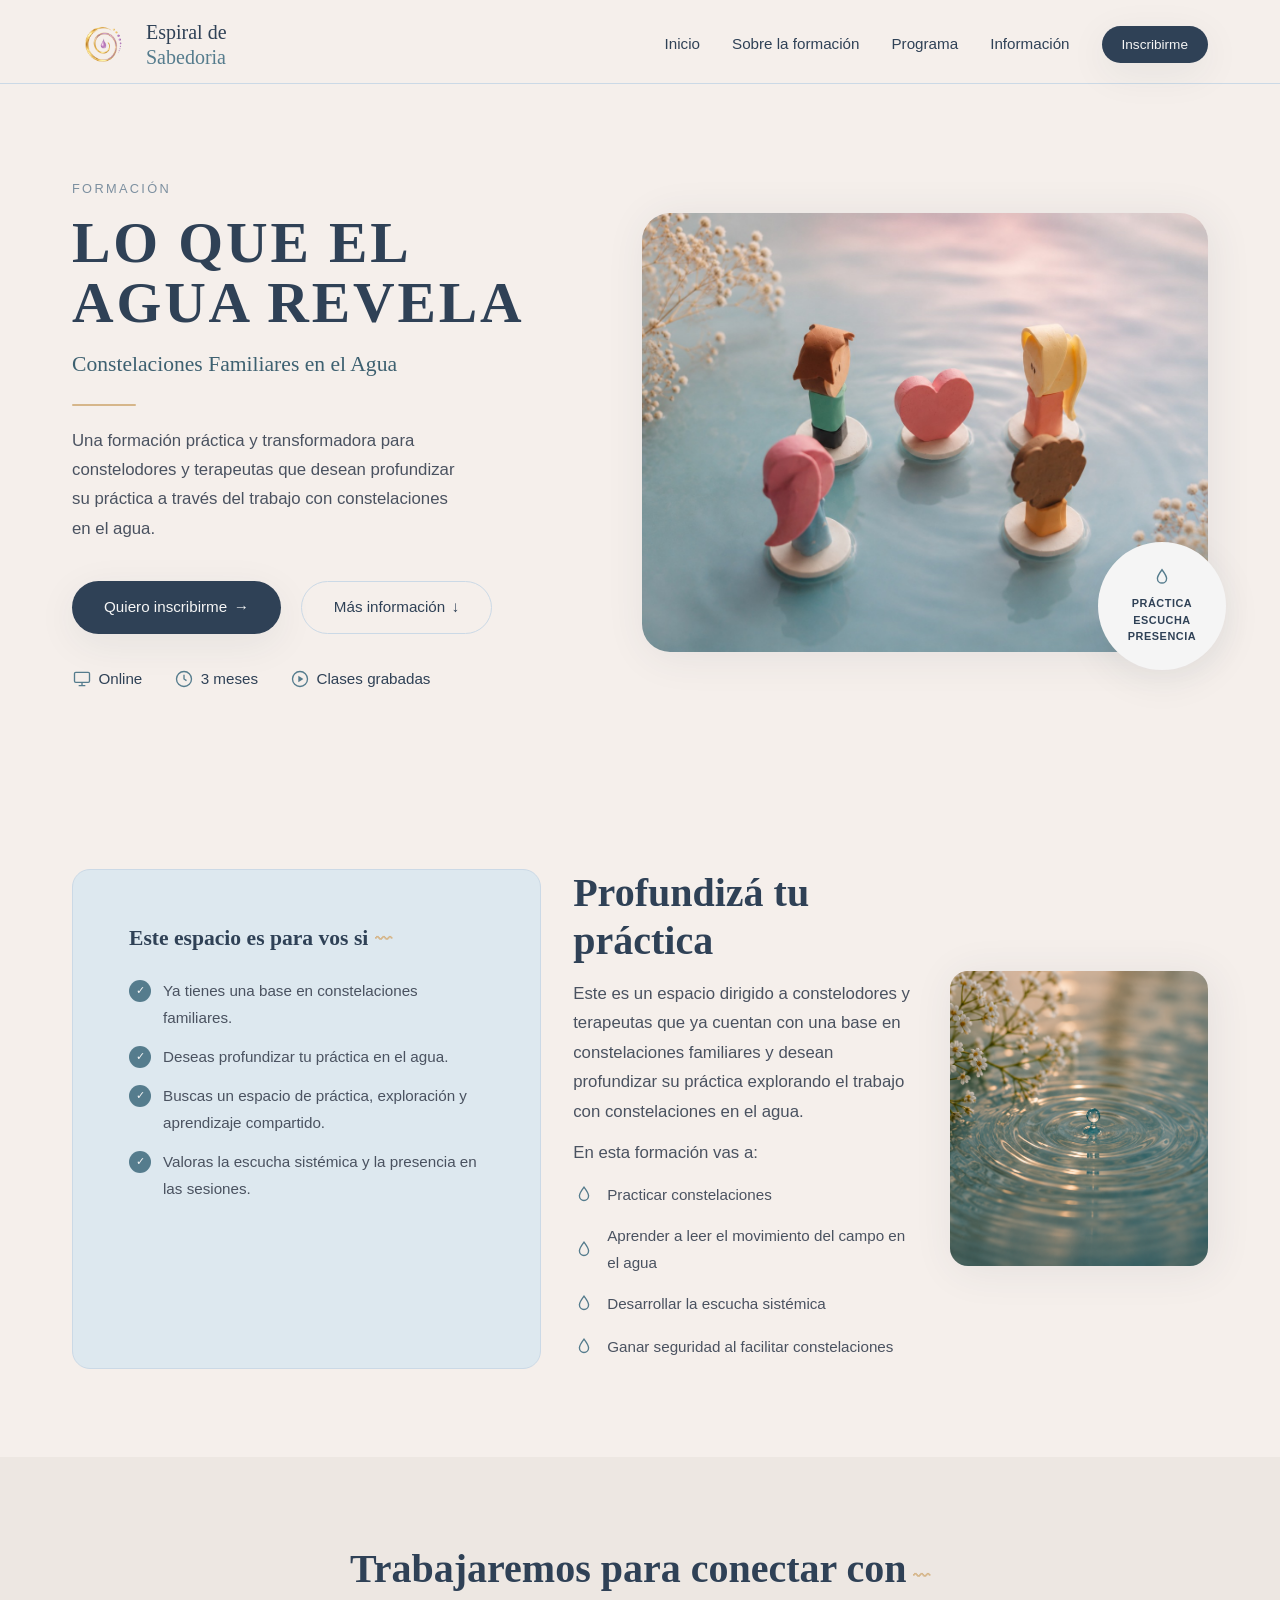
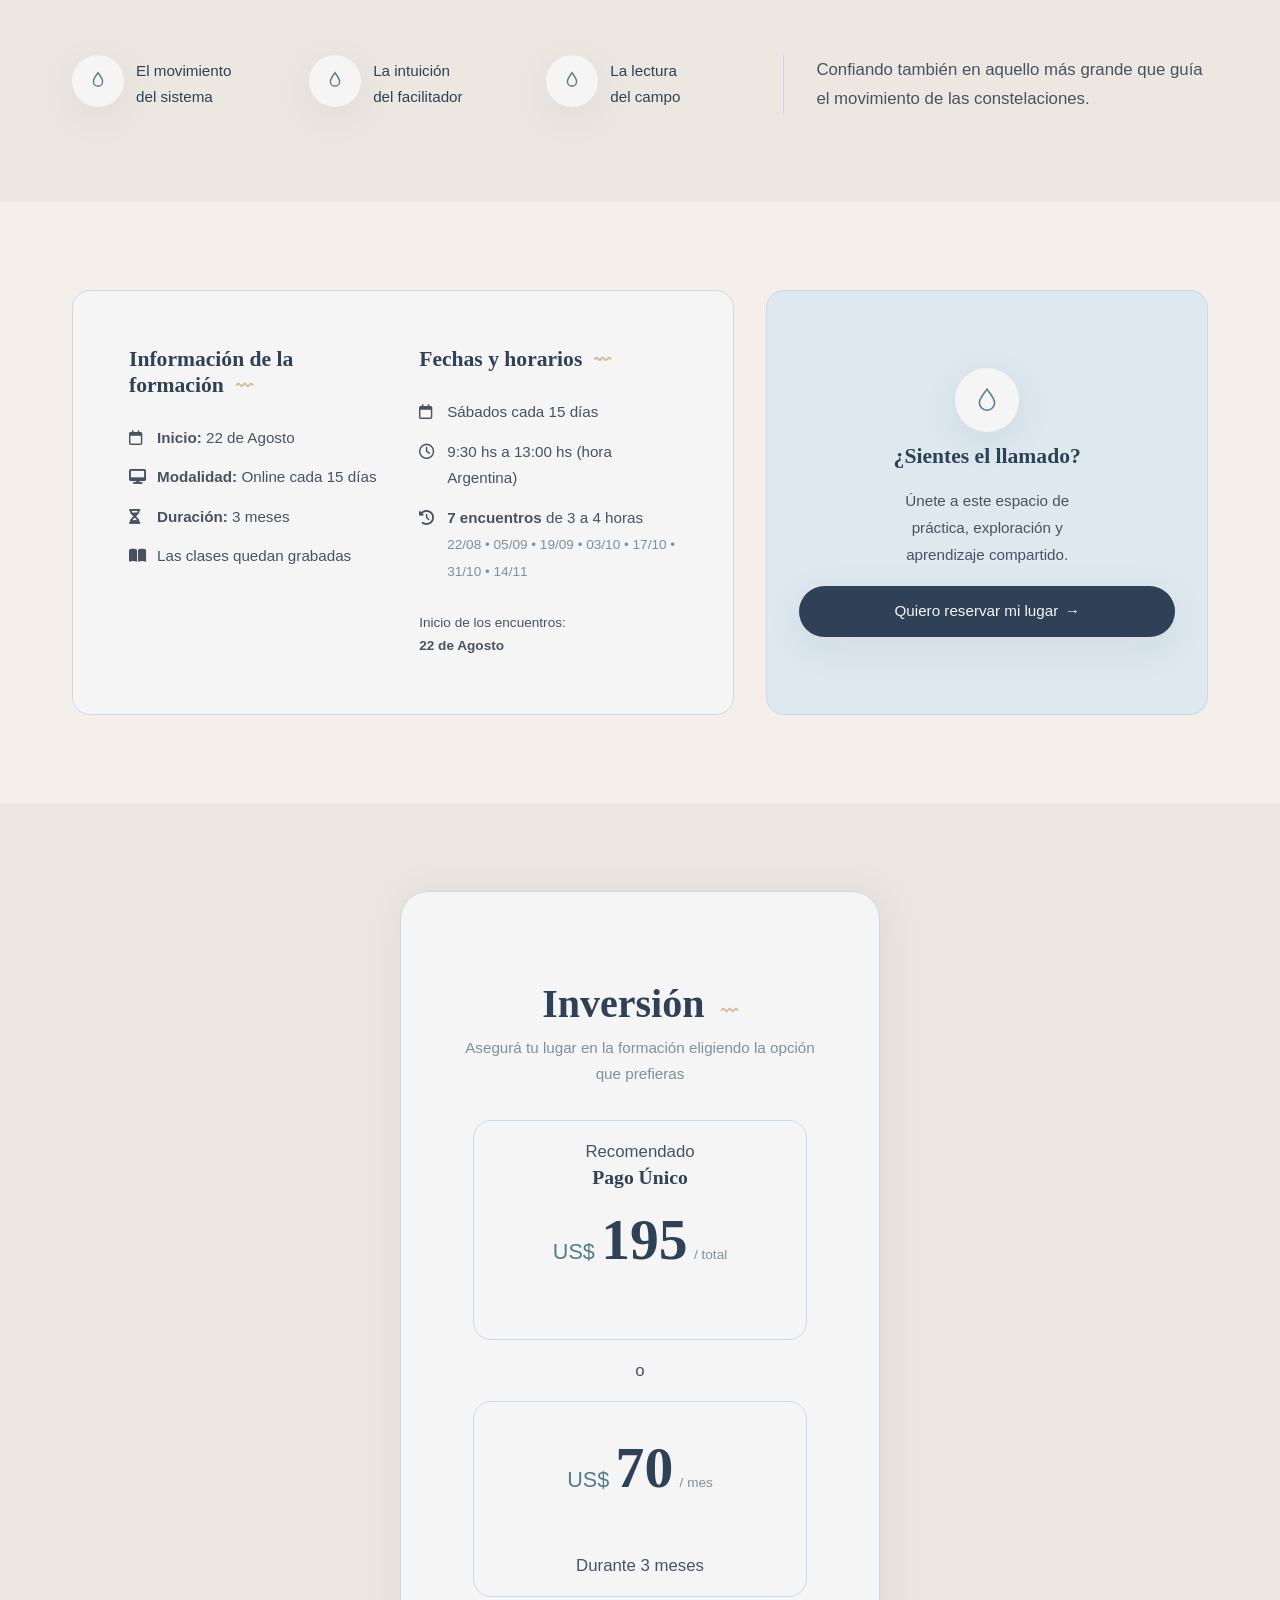
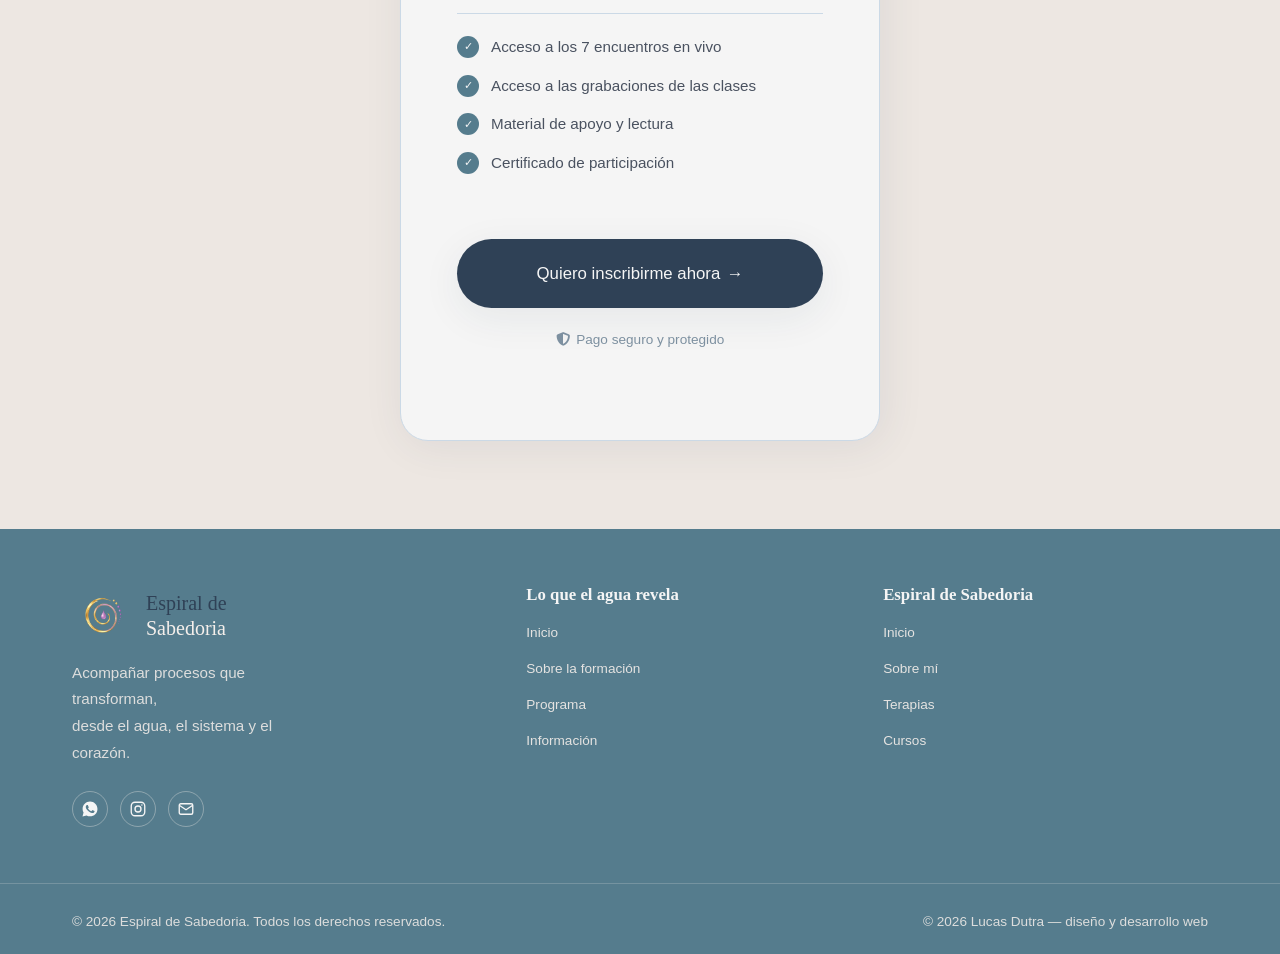
<file: index (1).html>
<!DOCTYPE html>
<html lang="es">
<head>
  <meta charset="UTF-8">
  <meta name="viewport" content="width=device-width, initial-scale=1.0">
  <title>Lo que el agua revela | Espiral de Sabedoria</title>
  <meta name="description" content="Constelaciones Familiares en el Agua — una formación práctica y transformadora para consteladores y terapeutas.">
  <link rel="preconnect" href="https://fonts.googleapis.com">
  <link rel="preconnect" href="https://fonts.gstatic.com" crossorigin>
  <link href="https://fonts.googleapis.com/css2?family=Cormorant+Garamond:wght@500;600;700&family=Jost:wght@300;400;500;600&display=swap" rel="stylesheet">
  <link rel="stylesheet" href="style.css">
  <link
  rel="stylesheet"
  href="https://cdnjs.cloudflare.com/ajax/libs/font-awesome/6.7.2/css/all.min.css"
/>
</head>
<body>

  <!-- ===================== HEADER ===================== -->
  <header class="header" id="header">
    <div class="container header__inner">
      <a href="#inicio" class="marca">
        <img src="images/logo-spiral.png" alt="" class="marca__icone" width="62" height="52">
        <span class="marca__texto">Espiral de <em>Sabedoria</em></span>
      </a>

      <nav class="nav" id="nav">
        <a href="#inicio">Inicio</a>
        <a href="#sobre">Sobre la formación</a>
        <a href="#programa">Programa</a>
        <a href="#informacion">Información</a>
      </nav>

      <a href="#inversion" class="btn btn--primary btn--sm nav__cta">Inscribirme</a>

      <button class="nav-toggle" id="navToggle" aria-label="Abrir menú" aria-expanded="false">
        <span></span><span></span><span></span>
      </button>
    </div>
  </header>

  <!-- ===================== HERO ===================== -->
  <section class="hero" id="inicio">
    <div class="container hero__grid">
      <div class="hero__content" data-reveal>
        <p class="eyebrow">Formación</p>
        <h1 class="hero__title">Lo que el<br>agua revela</h1>
        <p class="hero__subtitle">Constelaciones Familiares en el Agua</p>
        <span class="divider" aria-hidden="true"></span>

        <p class="hero__text">
          Una formación práctica y transformadora para constelodores y terapeutas
          que desean profundizar su práctica a través del trabajo con constelaciones
          en el agua.
        </p>

        <div class="hero__actions">
          <a href="#inversion" class="btn btn--primary">Quiero inscribirme <span class="arrow">→</span></a>
          <a href="#informacion" class="btn btn--ghost">Más información <span class="arrow-down">↓</span></a>
        </div>

        <ul class="hero__meta">
          <li>
            <svg width="20" height="20" viewBox="0 0 24 24" fill="none" stroke="currentColor" stroke-width="1.6"><rect x="3" y="4" width="18" height="12" rx="1.5"/><path d="M8 20h8M12 16v4"/></svg>
            Online
          </li>
          <li>
            <svg width="20" height="20" viewBox="0 0 24 24" fill="none" stroke="currentColor" stroke-width="1.6"><circle cx="12" cy="12" r="9"/><path d="M12 7v5l3 2"/></svg>
            3 meses
          </li>
          <li>
            <svg width="20" height="20" viewBox="0 0 24 24" fill="none" stroke="currentColor" stroke-width="1.6"><circle cx="12" cy="12" r="9"/><path d="M10 8l6 4-6 4V8z" fill="currentColor" stroke="none"/></svg>
            Clases grabadas
          </li>
        </ul>
      </div>

      <div class="hero__media" data-reveal>
        <div class="hero__image-wrap">
          <img src="images/Image Curso Anne.jpeg"
              alt="Cuenco de cerámica con agua y figuras de madera flotando, representando una constelación familiar en el agua"
              class="hero__image">
          <div class="hero__badge">
            <svg width="22" height="22" viewBox="0 0 24 24" fill="none" stroke="var(--color-accent)" stroke-width="1.5"><path d="M12 3c3 4 5 6.8 5 9.5A5 5 0 1 1 7 12.5C7 9.8 9 7 12 3z"/></svg>
            <span>Práctica<br>Escucha<br>Presencia</span>
          </div>
        </div>
      </div>
    </div>
  </section>

  <!-- ===================== PARA QUIÉN / PROFUNDIZÁ ===================== -->
  <section class="section" id="para-quien">
    <div class="container two-col">
      <div class="card card--muted" data-reveal>
        <h2 class="card__title">Este espacio es para vos si<span class="squiggle">〰</span></h2>
        <ul class="check-list">
          <li><span class="check-icon">✓</span>Ya tienes una base en constelaciones familiares.</li>
          <li><span class="check-icon">✓</span>Deseas profundizar tu práctica en el agua.</li>
          <li><span class="check-icon">✓</span>Buscas un espacio de práctica, exploración y aprendizaje compartido.</li>
          <li><span class="check-icon">✓</span>Valoras la escucha sistémica y la presencia en las sesiones.</li>
        </ul>
      </div>

      <div class="profundiza" id="sobre" data-reveal>
        <div class="profundiza__text">
          <h2 class="section-title" id="who-section-title">Profundizá tu práctica</h2>
          <p>
            Este es un espacio dirigido a constelodores y terapeutas que ya cuentan
            con una base en constelaciones familiares y desean profundizar su práctica
            explorando el trabajo con constelaciones en el agua.
          </p>
          <p class="profundiza__lead">En esta formación vas a:</p>
          <ul class="drop-list">
            <li><span class="drop-icon"> <svg class="dropletIcon" width="22" height="22" viewBox="0 0 24 24" fill="none" stroke="var(--color-accent)" stroke-width="1.5"><path d="M12 3c3 4 5 6.8 5 9.5A5 5 0 1 1 7 12.5C7 9.8 9 7 12 3z"/></svg></span>Practicar constelaciones</li>
            <li><span class="drop-icon"> <svg class="dropletIcon" width="22" height="22" viewBox="0 0 24 24" fill="none" stroke="var(--color-accent)" stroke-width="1.5"><path d="M12 3c3 4 5 6.8 5 9.5A5 5 0 1 1 7 12.5C7 9.8 9 7 12 3z"/></svg></span>Aprender a leer el movimiento del campo en el agua</li>
            <li><span class="drop-icon"> <svg class="dropletIcon" width="22" height="22" viewBox="0 0 24 24" fill="none" stroke="var(--color-accent)" stroke-width="1.5"><path d="M12 3c3 4 5 6.8 5 9.5A5 5 0 1 1 7 12.5C7 9.8 9 7 12 3z"/></svg></span>Desarrollar la escucha sistémica</li>
            <li><span class="drop-icon"> <svg class="dropletIcon" width="22" height="22" viewBox="0 0 24 24" fill="none" stroke="var(--color-accent)" stroke-width="1.5"><path d="M12 3c3 4 5 6.8 5 9.5A5 5 0 1 1 7 12.5C7 9.8 9 7 12 3z"/></svg></span>Ganar seguridad al facilitar constelaciones</li>
          </ul>
        </div>
        <div class="profundiza__media">
          <img src="images/Segunda imagem curso Anne.png"
               alt="Gota de agua cayendo sobre una superficie tranquila, rodeada de pequeñas flores blancas">
        </div>
      </div>
    </div>
  </section>

  <!-- ===================== CONECTAR CON ===================== -->
  <section class="section section--alt" id="programa">
    <div class="container">
      <div class="connect" data-reveal>
        <h2 class="section-title section-title--center">Trabajaremos para conectar con<span class="squiggle">〰</span></h2>

        <div class="connect__grid">
          <div class="connect__items">
            <div class="connect__item">
              <span class="icon-circle">
                <svg width="22" height="22" viewBox="0 0 24 24" fill="none" stroke="var(--color-accent)" stroke-width="1.5"><path d="M12 3c3 4 5 6.8 5 9.5A5 5 0 1 1 7 12.5C7 9.8 9 7 12 3z"/></svg>
              </span>
              <p>El movimiento<br>del sistema</p>
            </div>
            <div class="connect__item">
              <span class="icon-circle">
                <svg width="22" height="22" viewBox="0 0 24 24" fill="none" stroke="var(--color-accent)" stroke-width="1.5"><path d="M12 3c3 4 5 6.8 5 9.5A5 5 0 1 1 7 12.5C7 9.8 9 7 12 3z"/></svg>
              </span>
              <p>La intuición<br>del facilitador</p>
            </div>
            <div class="connect__item">
              <span class="icon-circle">
                <svg width="22" height="22" viewBox="0 0 24 24" fill="none" stroke="var(--color-accent)" stroke-width="1.5"><path d="M12 3c3 4 5 6.8 5 9.5A5 5 0 1 1 7 12.5C7 9.8 9 7 12 3z"/></svg>
              </span>
              <p>La lectura<br>del campo</p>
            </div>
          </div>

          <p class="connect__note">
            Confiando también en aquello más grande que guía el movimiento
            de las constelaciones.
          </p>
        </div>
      </div>
    </div>
  </section>

  <!-- ===================== INFORMACIÓN / FECHAS / CTA ===================== -->
  <section class="section" id="informacion">
    <div class="container info-grid">
     <div class="info-card" data-reveal>

      <div class="info-card__col">
        <h3 class="info-card__title">
          Información de la formación
          <span class="squiggle">〰</span>
        </h3>

        <ul class="info-list">
          <li>
            <span class="info-icon"><i class="fa-regular fa-calendar"></i></span>
            <div>
              <strong>Inicio:</strong> 22 de Agosto
            </div>
          </li>

          <li>
            <span class="info-icon"><i class="fa-solid fa-desktop"></i></span>
            <div>
              <strong>Modalidad:</strong> Online cada 15 días
            </div>
          </li>

          <li>
            <span class="info-icon"><i class="fa-solid fa-hourglass-half"></i></span>
            <div>
              <strong>Duración:</strong> 3 meses
            </div>
          </li>

          <li>
            <span class="info-icon"><i class="fa-solid fa-book-open"></i></span>
            <div>
              Las clases quedan grabadas
            </div>
          </li>
        </ul>
      </div>

      <div class="info-card__col">
        <h3 class="info-card__title">
          Fechas y horarios
          <span class="squiggle">〰</span>
        </h3>

        <ul class="info-list">
          <li>
            <span class="info-icon"><i class="fa-regular fa-calendar"></i></span>
            <div>Sábados cada 15 días</div>
          </li>

          <li>
            <span class="info-icon"><i class="fa-regular fa-clock"></i></span>
            <div>9:30 hs a 13:00 hs (hora Argentina)</div>
          </li>

          <li>
            <span class="info-icon"><i class="fa-solid fa-clock-rotate-left"></i></span>
            <div>
              <strong>7 encuentros</strong> de 3 a 4 horas
              <span class="info-list__dates">
                22/08 • 05/09 • 19/09 • 03/10 • 17/10 • 31/10 • 14/11
              </span>
            </div>
          </li>
        </ul>

        <p class="info-card__footnote">
          Inicio de los encuentros:<br>
          <strong>22 de Agosto</strong>
        </p>
      </div>

    </div>

      <div class="cta-card" id="contacto" data-reveal>
        <span class="icon-circle icon-circle--lg">
          <svg width="26" height="26" viewBox="0 0 24 24" fill="none" stroke="var(--color-accent)" stroke-width="1.4"><path d="M12 2c3.5 5 7 8.6 7 12.5A7 7 0 1 1 5 14.5C5 10.6 8.5 7 12 2z"/></svg>
        </span>
        <h3>¿Sientes el llamado?</h3>
        <p>Únete a este espacio de práctica, exploración y aprendizaje compartido.</p>
        <a class="btn btn--primary btn--block" href="#inversion" rel="noopener">
          Quiero reservar mi lugar <span class="arrow">→</span>
        </a>
      </div>
    </div>
  </section>

  <!-- ===================== INVERSIÓN / PAGAMENTO ===================== -->
  <section class="section section--alt" id="inversion">
    <div class="container">
      <div class="payment-card" data-reveal>
        <div class="payment-card__header">
          <h2 class="payment-card__title">Inversión <span class="squiggle">〰</span></h2>
          <p class="payment-card__subtitle">Asegurá tu lugar en la formación eligiendo la opción que prefieras</p>
        </div>

        <!-- Opções de Pagamento -->
        <div class="payment-options">
          <!-- Opção 1: Pago Único -->
          <div class="payment-option payment-option--featured">
            <div class="payment-option__badge">Recomendado</div>
            <h3 class="payment-option__title">Pago Único</h3>
            <div class="payment-card__price">
              <span class="currency">US$</span>
              <span class="amount">195</span>
              <span class="period">/ total</span>
            </div>
          </div>

          <div class="payment-divider">
            <span>o</span>
          </div>

          <!-- Opção 2: Mensal -->
          <div class="payment-option">
            <div class="payment-card__price">
              <span class="currency">US$</span>
              <span class="amount">70</span>
              <span class="period">/ mes</span>
            </div>
            <p class="payment-option__duration">Durante 3 meses</p>
          </div>
        </div>

        <ul class="check-list payment-card__list">
          <li><span class="check-icon">✓</span> Acceso a los 7 encuentros en vivo</li>
          <li><span class="check-icon">✓</span> Acceso a las grabaciones de las clases</li>
          <li><span class="check-icon">✓</span> Material de apoyo y lectura</li>
          <li><span class="check-icon">✓</span> Certificado de participación</li>
        </ul>

        <div class="payment-card__actions">
          <a class="btn btn--primary btn--block" href="https://wa.me/555196704735?text=Hola,%20quiero%20me%20inscribirme%20al%20curso%20Constelaciones%20Familiares%20en%20el%20Agua" target="_blank" rel="noopener">
            Quiero inscribirme ahora <span class="arrow">→</span>
          </a>
          <p class="payment-card__secure">
            <i class="fa-solid fa-shield-halved"></i> Pago seguro y protegido
          </p>
        </div>
      </div>
    </div>
  </section>

  <!-- ===================== FOOTER ===================== -->
  <footer class="footer" id="preguntas">
  <div class="container footer__grid">

    <div class="footer__brand">
      <a href="index.html" class="marca">
        <img src="images/logo-spiral.png" alt="" class="marca__icone" width="62" height="42">
        <span class="marca__texto__footer">Espiral de <em>Sabedoria</em></span>
      </a>
      <p class="footer__brand-tagline">Acompañar procesos que transforman,<br>desde el agua, el sistema y el corazón.</p>
      <div class="footer__social">
        <a href="https://wa.me/5491112345678" target="_blank" rel="noopener" aria-label="WhatsApp">
          <svg width="18" height="18" viewBox="0 0 24 24" fill="currentColor"><path d="M12.04 2C6.58 2 2.13 6.45 2.13 11.91c0 1.75.46 3.39 1.26 4.81L2 22l5.42-1.36a9.83 9.83 0 0 0 4.62 1.18h.01c5.46 0 9.91-4.45 9.91-9.91C21.96 6.45 17.5 2 12.04 2Zm5.8 14.1c-.24.68-1.4 1.3-1.93 1.35-.5.05-1.02.24-3.44-.72-2.9-1.15-4.77-4.1-4.92-4.29-.14-.19-1.17-1.56-1.17-2.97 0-1.42.74-2.11 1-2.4.26-.29.57-.36.76-.36.19 0 .38 0 .55.01.18.01.42-.07.65.5.24.58.82 2 .89 2.15.07.14.12.31.02.5-.1.19-.15.31-.29.48-.14.17-.3.37-.43.5-.14.14-.29.29-.12.57.17.29.75 1.24 1.62 2 1.11.99 2.05 1.3 2.34 1.44.29.14.46.12.63-.07.17-.19.72-.84.92-1.13.19-.29.38-.24.64-.14.26.1 1.66.78 1.94.93.29.14.48.21.55.33.07.12.07.68-.17 1.36Z"/></svg>
        </a>
        <a href="https://www.instagram.com/anne.jager.tholisticas" target="_blank" rel="noopener" aria-label="Instagram">
          <svg width="18" height="18" viewBox="0 0 24 24" fill="none" stroke="currentColor" stroke-width="1.8"><rect x="3" y="3" width="18" height="18" rx="5"/><circle cx="12" cy="12" r="4"/><circle cx="17.2" cy="6.8" r="1" fill="currentColor" stroke="none"/></svg>
        </a>
        <a href="mailto:anne.espiraldesabiduria@gmail.com" aria-label="Email">
          <svg width="18" height="18" viewBox="0 0 24 24" fill="none" stroke="currentColor" stroke-width="1.8"><rect x="3" y="5" width="18" height="14" rx="2"/><path d="M3 7l9 6 9-6"/></svg>
        </a>
      </div>
    </div>

    <nav class="footer__nav" aria-label="Navegación de esta formación">
      <h3 class="footer__nav-title">Lo que el agua revela</h3>
      <ul class="footer__nav-list">
        <li><a href="#inicio">Inicio</a></li>
        <li><a href="#sobre">Sobre la formación</a></li>
        <li><a href="#programa">Programa</a></li>
        <li><a href="#informacion">Información</a></li>
      </ul>
    </nav>

    <nav class="footer__nav" aria-label="Espiral de Sabedoria">
      <h3 class="footer__nav-title">Espiral de Sabedoria</h3>
      <ul class="footer__nav-list">
        <li><a href="https://espiral-de-sabedoria.vercel.app/#hero" target="_blank">Inicio</a></li>
        <li><a href="https://espiral-de-sabedoria.vercel.app/#sobre" target="_blank">Sobre mí</a></li>
        <li><a href="https://espiral-de-sabedoria.vercel.app/#terapias" target="_blank">Terapias</a></li>
        <li><a href="https://espiral-de-sabedoria.vercel.app/#cursos" target="_blank">Cursos</a></li>
      </ul>
    </nav>

  </div>

  <div class="footer__bottom">
    <div class="container footer__bottom-inner">
      <p>© 2026 Espiral de Sabedoria. Todos los derechos reservados.</p>
      <div class="footer__legal">
        <p>© 2026 Lucas Dutra — diseño y desarrollo web</p>
      </div>
    </div>
  </div>
</footer>

  <script src="script.js"></script>
</body>
</html>
</file>
<file: style.css>
/* ==========================================================================
   ESPIRAL DE SABEDORIA — Lo que el agua revela
   Estrutura: tokens > reset > layout > components > sections > responsive
   ========================================================================== */

/* ---------- Tokens ---------- */
:root {
  /* Cores de fundo */
  --color-bg: #F5EFEB;
  --color-bg-alt: #EDE7E2;
  --color-surface: #F5F5F5;

  /* Cores de marca */
  --color-primary: #2F4156;
  --color-accent: #557C8D;
  --color-light-accent: #CBD9E6;
  --color-accent-dark: #3D6070;
  --color-accent-soft: #DDE8EF;
  --color-gold: #D6B68A;

  /* Cores de texto */
  --color-text: #4A5260;
  --color-text-light: #F5F5F5;
  --color-text-muted: #7D90A0;

  /* Utilitárias */
  --color-border: #CBD9E6;
  --color-footer-bg: #557C8D;
  --color-footer-text: #F5EFEB;
  --color-btn-wpp: #25D366;
  --color-box-shadow: rgba(47, 65, 86, 0.08);
  --color-overlay: rgba(47, 65, 86, 0.45);

  /* Tipografia */
  --font-heading: "Playfair Display", "Georgia", serif;
  --font-body: "Inter", "Helvetica Neue", Arial, sans-serif;

  --fs-display: clamp(2.1rem, 1.4rem + 3vw, 3.6rem);
  --fs-h2: clamp(1.6rem, 1.2rem + 1.8vw, 2.5rem);
  --fs-h3: clamp(1.15rem, 1rem + 0.6vw, 1.35rem);
  --fs-eyebrow: 0.8rem;
  --fs-body: clamp(0.95rem, 0.9rem + 0.2vw, 1.05rem);
  --fs-small: 0.85rem;
  --fs-cards: 0.95rem;

  --font-spacing: 0.05em;
  --font-spacing-wide: 0.18em;

  --lh-heading: 1.2;
  --lh-body: 1.75;

  /* Espaçamentos */
  --space-2xs: 0.4rem;
  --space-xs: 0.75rem;
  --space-sm: 1.25rem;
  --space-md: 2rem;
  --space-lg: 3.5rem;
  --space-xl: 5.5rem;

  /* Bordas, raios e sombras */
  --radius-sm: 10px;
  --radius-md: 18px;
  --radius-lg: 28px;
  --radius-pill: 50px;
  --shadow-soft: 0 10px 40px rgba(28, 58, 74, 0.07);
  --shadow-card: 4px 4px 40px 2px var(--color-box-shadow);

  /* Layout */
  --container-max: 1200px;
  --header-height: 84px;

  /* Transições */
  --transition-base: all 0.3s ease;
  --transition-slow: all 0.45s ease;
}

/* ---------- Reset ---------- */
* { box-sizing: border-box; margin: 0; padding: 0; }

html { scroll-behavior: smooth; }

body {
  font-family: var(--font-body);
  font-size: var(--fs-body);
  background: var(--color-bg);
  color: var(--color-text);
  line-height: var(--lh-body);
  -webkit-font-smoothing: antialiased;
}

img { max-width: 100%; display: block; }
a { text-decoration: none; color: inherit; }
ul { list-style: none; }
button { font: inherit; cursor: pointer; border: none; background: none; }

.container {
  max-width: var(--container-max);
  margin-inline: auto;
  padding-inline: var(--space-md);
}

h1, h2, h3 {
  font-family: var(--font-heading);
  color: var(--color-primary);
  line-height: var(--lh-heading);
}

@media (prefers-reduced-motion: reduce) {
  html { scroll-behavior: auto; }
  * { animation-duration: 0.01ms !important; transition-duration: 0.01ms !important; }
}

/* ---------- Reveal on scroll ---------- */
[data-reveal] {
  opacity: 0;
  transform: translateY(18px);
  transition: opacity 700ms ease, transform 700ms ease;
}
[data-reveal].is-visible {
  opacity: 1;
  transform: translateY(0);
}

/* ==========================================================================
   HEADER
   ========================================================================== */
.header {
  position: sticky;
  top: 0;
  z-index: 100;
  background: var(--color-bg);
  border-bottom: 1px solid var(--color-border);
  min-height: var(--header-height);
  display: flex;
  align-items: center;
  transition: var(--transition-base);
}

.header__inner {
  display: flex;
  align-items: center;
  gap: var(--space-md);
  width: 100%;
  padding-block: var(--space-xs);
}

.marca {
    display: inline-flex;
    align-items: center;
    gap: 0.75rem;
}

.marca__icone {
    width: 62px;
    height: 42px;
    flex-shrink: 0;
}

.marca__texto {
    font-family: var(--font-heading);
    font-size: 1.25rem;
    line-height: 1.25;
    color: var(--color-primary);
}

.marca__texto em {
    display: block;
    font-style: normal;
    color: var(--color-accent);
}

.nav {
  display: flex;
  gap: var(--space-md);
  margin-left: auto;
  font-size: var(--fs-cards);
  color: var(--color-primary);
}

.nav a { position: relative; padding-block: var(--space-2xs); transition: var(--transition-base); }
.nav a:hover { color: var(--color-accent); }
.nav a::after {
  content: '';
  position: absolute;
  left: 0; bottom: -2px;
  width: 0; height: 1.5px;
  background: var(--color-accent);
  transition: var(--transition-base);
}
.nav a:hover::after { width: 100%; }

.nav-toggle {
  display: none;
  flex-direction: column;
  gap: 5px;
  width: 26px;
}
.nav-toggle span {
  height: 2px;
  background: var(--color-primary);
  border-radius: 2px;
  transition: var(--transition-base);
}

/* ==========================================================================
   BUTTONS
   ========================================================================== */
.btn {
  display: inline-flex;
  align-items: center;
  justify-content: center;
  gap: var(--space-2xs);
  padding: var(--space-xs) var(--space-md);
  border-radius: var(--radius-pill);
  font-size: var(--fs-cards);
  font-weight: 500;
  transition: var(--transition-base);
  white-space: nowrap;
}

.btn--primary {
  background: var(--color-primary);
  color: var(--color-text-light);
  box-shadow: var(--shadow-soft);
}
.btn--primary:hover { background: var(--color-accent-dark); transform: translateY(-1px); }

.btn--ghost {
  background: transparent;
  color: var(--color-primary);
  border: 1.5px solid var(--color-border);
}
.btn--ghost:hover { background: var(--color-accent-soft); }

.btn--sm { padding: var(--space-2xs) var(--space-sm); font-size: var(--fs-small); }
.btn--block { width: 100%; }

.arrow, .arrow-down { transition: var(--transition-base); }
.btn:hover .arrow { transform: translateX(3px); }
.btn:hover .arrow-down { transform: translateY(3px); }

#btn-confirm {
  width: 100%;
  max-width: 100%;
  box-sizing: border-box;
  white-space: normal;
}

/* ==========================================================================
   HERO
   ========================================================================== */
.hero { padding-block: var(--space-xl) var(--space-xl); }

.hero__grid {
  display: grid;
  grid-template-columns: 1fr 1.1fr;
  gap: var(--space-lg);
  align-items: center;
}

.eyebrow {
  text-transform: uppercase;
  letter-spacing: var(--font-spacing-wide);
  font-size: var(--fs-eyebrow);
  color: var(--color-text-muted);
  margin-bottom: var(--space-xs);
}

.hero__title {
  font-size: var(--fs-display);
  font-weight: 700;
  line-height: 1.05;
  letter-spacing: var(--font-spacing);
  text-transform: uppercase;
}

.hero__subtitle {
  font-family: var(--font-heading);
  font-size: var(--fs-h3);
  color: var(--color-accent-dark);
  margin-top: var(--space-xs);
}

.divider {
  display: block;
  width: 64px;
  height: 2px;
  background: var(--color-gold);
  margin: var(--space-sm) 0;
  border-radius: 2px;
}

.hero__text {
  max-width: 42ch;
  color: var(--color-text);
  margin-bottom: var(--space-md);
}

.hero__actions {
  display: flex;
  flex-wrap: wrap;
  gap: var(--space-sm);
  margin-bottom: var(--space-md);
}

.hero__meta {
  display: flex;
  flex-wrap: wrap;
  gap: var(--space-md);
  color: var(--color-primary);
  font-size: var(--fs-cards);
}
.hero__meta li { display: flex; align-items: center; gap: var(--space-2xs); }
.hero__meta svg { color: var(--color-accent); }

.hero__media { position: relative; }
.hero__image-wrap { position: relative; }

.hero__image {
  width: 100%;
  aspect-ratio: 4 / 3.1;
  object-fit: cover;
  border-radius: var(--radius-lg);
  box-shadow: var(--shadow-card);
}

.hero__badge {
  position: absolute;
  right: -18px;
  bottom: -18px;
  width: 128px;
  height: 128px;
  background: var(--color-surface);
  border-radius: 50%;
  display: flex;
  flex-direction: column;
  align-items: center;
  justify-content: center;
  gap: var(--space-2xs);
  box-shadow: var(--shadow-soft);
  text-align: center;
  font-size: 0.68rem;
  letter-spacing: var(--font-spacing);
  text-transform: uppercase;
  color: var(--color-primary);
  font-weight: 600;
  line-height: 1.5;
}

/* ==========================================================================
   SHARED SECTION STYLES
   ========================================================================== */
.section { padding-block: var(--space-xl); }
.section--alt { background: var(--color-bg-alt); }

.section-title {
  font-size: var(--fs-h2);
  font-weight: 600;
}
.section-title--center { text-align: center; }

.squiggle {
  color: var(--color-gold);
  font-size: var(--fs-body);
  margin-left: var(--space-2xs);
  display: inline-block;
}

/* ---------- Cards / two-column ---------- */
.two-col {
  display: grid;
  grid-template-columns: 0.85fr 1.15fr;
  gap: var(--space-md);
  align-items: stretch;
}

.card {
  border-radius: var(--radius-md);
  padding: var(--space-lg);
}
.card--muted {
  background: var(--color-accent-soft);
  border: 1px solid var(--color-border);
}
.card__title { font-size: var(--fs-h3); margin-bottom: var(--space-sm); }

.check-list li {
  display: flex;
  align-items: flex-start;
  gap: var(--space-xs);
  padding-block: var(--space-2xs);
  color: var(--color-text);
  font-size: var(--fs-cards);
}
.check-icon {
  flex-shrink: 0;
  width: 22px; height: 22px;
  border-radius: 50%;
  background: var(--color-accent);
  color: var(--color-text-light);
  font-size: 0.7rem;
  display: flex; align-items: center; justify-content: center;
  margin-top: 2px;
}

.profundiza {
  display: grid;
  grid-template-columns: 1.2fr 0.9fr;
  gap: var(--space-md);
  align-items: center;
}
.profundiza__text p { margin-bottom: var(--space-xs); color: var(--color-text); }
.profundiza__lead { color: var(--color-primary); font-weight: 500; margin-bottom: var(--space-2xs) !important; }

.drop-list li {
  display: flex;
  align-items: center;
  gap: var(--space-xs);
  padding-block: var(--space-2xs);
  font-size: var(--fs-cards);
  color: var(--color-text);
}
.drop-icon { font-size: 0.9rem; }

.dropletIcon {
  transform: translateY(20%);
}

.profundiza__media img {
  width: 100%;
  aspect-ratio: 3.5 / 4;
  object-fit: cover;
  border-radius: var(--radius-md);
  box-shadow: var(--shadow-card);
}

/* ---------- Connect section ---------- */
.connect { text-align: center; }
.connect .section-title { margin-bottom: var(--space-lg); }

.connect__grid {
  display: grid;
  grid-template-columns: 1.6fr 1fr;
  gap: var(--space-md);
  align-items: center;
  text-align: left;
}

.connect__items {
  display: flex;
  gap: var(--space-md);
}

.connect__item {
  display: flex;
  align-items: center;
  gap: var(--space-xs);
  flex: 1;
}
.connect__item p { font-size: var(--fs-cards); color: var(--color-primary); font-weight: 500; }

.icon-circle {
  width: 52px; height: 52px;
  border-radius: 50%;
  background: var(--color-surface);
  display: flex; align-items: center; justify-content: center;
  box-shadow: var(--shadow-soft);
  flex-shrink: 0;
}
.icon-circle--lg { width: 64px; height: 64px; }

.connect__note {
  border-left: 1.5px solid var(--color-border);
  padding-left: var(--space-md);
  color: var(--color-text);
  font-size: var(--fs-body);
}

#who-section-title{
  padding-bottom: 0.5rem;
}

/* ---------- Info + CTA grid ---------- */
.info-grid {
  display: grid;
  grid-template-columns: 1.5fr 1fr;
  gap: var(--space-md);
  align-items: stretch;
}

.info-card {
  background: var(--color-surface);
  border: 1px solid var(--color-border);
  border-radius: var(--radius-md);
  padding: var(--space-lg);
  display: grid;
  grid-template-columns: 1fr 1fr;
  gap: var(--space-md);
}

.info-card__title {
  font-size: var(--fs-h3);
  margin-bottom: var(--space-sm);
}

.info-list li {
  display: flex;
  align-items: flex-start;
  gap: var(--space-xs);
  padding-block: var(--space-2xs);
  font-size: var(--fs-cards);
  color: var(--color-text);
}
.info-icon { 
  width: 1rem;
  align-items: center;
  justify-content: center;
  flex-shrink: 0;
}
.info-list__dates { color: var(--color-text-muted); font-size: var(--fs-small); }

.info-card__footnote {
  margin-top: var(--space-sm);
  font-size: var(--fs-small);
  color: var(--color-text);
}

.cta-card {
  background: var(--color-accent-soft);
  border: 1px solid var(--color-border);
  border-radius: var(--radius-md);
  padding: var(--space-lg) var(--space-md);
  display: flex;
  flex-direction: column;
  align-items: center;
  text-align: center;
  gap: var(--space-xs);
  justify-content: center;
}
.cta-card h3 { font-size: var(--fs-h3); }
.cta-card p { color: var(--color-text); font-size: var(--fs-cards); max-width: 26ch; }
.cta-card .btn { margin-top: var(--space-2xs); width: 100%; }


/* ==========================================================================
   PAYMENT CARD
   ========================================================================== */
.payment-card {
  background: var(--color-surface);
  border: 1px solid var(--color-border);
  border-radius: var(--radius-lg);
  padding: var(--space-xl) var(--space-lg);
  max-width: 480px;
  margin-inline: auto;
  box-shadow: var(--shadow-card);
  text-align: center;
}

.payment-card__header {
  margin-bottom: var(--space-md);
}

.payment-card__title {
  font-size: var(--fs-h2);
  margin-bottom: var(--space-2xs);
}

.payment-card__subtitle {
  color: var(--color-text-muted);
  font-size: var(--fs-cards);
}

.payment-card__price {
  font-size: var(--fs-display);
  color: var(--color-primary);
  font-family: var(--font-heading);
  font-weight: 700;
  margin-bottom: var(--space-md);
  display: flex;
  align-items: baseline;
  justify-content: center;
  gap: var(--space-2xs);
}

.payment-card__price .currency {
  font-size: var(--fs-h3);
  color: var(--color-accent);
  font-family: var(--font-body);
  font-weight: 500;
}

.payment-card__price .period {
  font-size: var(--fs-small);
  color: var(--color-text-muted);
  font-family: var(--font-body);
  font-weight: 400;
}

.payment-card__list {
  text-align: left;
  margin-bottom: var(--space-lg);
  display: flex;
  flex-direction: column;
  gap: var(--space-xs);
  padding-top: var(--space-sm);
  border-top: 1px solid var(--color-border);
}

.payment-card__list li {
  padding-block: 0;
}

.payment-card__actions .btn {
  padding-block: var(--space-sm);
  font-size: 1.05rem;
}

.payment-card__secure {
  margin-top: var(--space-sm);
  font-size: var(--fs-small);
  color: var(--color-text-muted);
  display: flex;
  align-items: center;
  justify-content: center;
  gap: var(--space-2xs);
}

/* Responsividade específica para o Card de Pagamento */
@media (max-width: 480px) {
  .payment-card {
    padding: var(--space-lg) var(--space-md);
    border-radius: var(--radius-md);
  }
  .payment-card__price {
    font-size: 2.5rem;
  }
}

/* ==========================================================================
   MODAL
   ========================================================================== */

  .modal-overlay {
  display: none;
  position: fixed;
  top: 0; left: 0; width: 100%; height: 100%;
  background: rgba(47, 65, 86, 0.8);
  z-index: 1000;
  justify-content: center;
  align-items: center;
}

.modal-content {
  background: var(--color-bg);
  padding: 1.5rem;
  border-radius: var(--radius-lg);
  max-width: 400px;
  width: 90%;
  text-align: center;
}

.modal-content h3, a, p{
  margin-top: 0.4rem;
}

.payment-option {
  margin: 1rem;
  padding: 1rem;
  border: 1px solid var(--color-border);
  border-radius: var(--radius-md);
}

.payment-icon{
  width: 24px;
  height: 24px;
  object-fit: contain;
  color: #F5F5F5;
}

.btn-close { background: none; border: none; margin-top: 1rem; cursor: pointer; text-decoration: underline; }


#confirm-modal {
  display: flex;
  flex-direction: column;
}

/* ==========================================================================
   FOOTER
   ========================================================================== */
.footer { background: var(--color-footer-bg); color: var(--color-footer-text); }

.footer__inner {
  display: flex;
  align-items: center;
  justify-content: space-between;
  gap: var(--space-md);
  padding-block: var(--space-lg);
  flex-wrap: wrap;
}

.brand--footer .brand__name--footer { color: var(--color-text-light); }

.footer__tagline {
  font-family: var(--font-heading);
  font-size: var(--fs-h3);
  text-align: center;
  color: var(--color-footer-text);
  flex: 1;
  min-width: 240px;
}


.marca__texto__footer {
    font-family: var(--font-heading);
    font-size: 1.25rem;
    line-height: 1.25;
    color: var(--color-primary);
}

.marca__texto__footer em {
    display: block;
    font-style: normal;
    color: var(--color-bg);
}

.footer__contact { text-align: right; font-size: var(--fs-cards); }
.footer__contact p { opacity: 0.85; margin-bottom: var(--space-2xs); }

.footer__whatsapp {
  display: inline-flex;
  align-items: center;
  gap: var(--space-2xs);
  font-weight: 600;
  color: var(--color-text-light);
  transition: var(--transition-base);
}
.footer__whatsapp:hover { opacity: 0.8; }
.footer__whatsapp svg { color: var(--color-btn-wpp); }

.footer__bottom { border-top: 1px solid rgba(245, 239, 235, 0.2); }
.footer__bottom-inner {
  display: flex;
  justify-content: space-between;
  align-items: center;
  flex-wrap: wrap;
  gap: var(--space-xs);
  padding-block: var(--space-sm);
  font-size: var(--fs-small);
  opacity: 0.85;
}
.footer__legal { display: flex; gap: var(--space-md); }
.footer__legal a:hover { text-decoration: underline; }

/* ---------- Footer: grid de colunas (substitui o antigo .footer__inner) ---------- */
.footer__grid {
  display: grid;
  grid-template-columns: 1.3fr 1fr 1fr;
  gap: var(--space-lg) var(--space-md);
  padding-block: var(--space-lg);
  align-items: start;
}

.footer__brand {
  display: flex;
  flex-direction: column;
  gap: var(--space-xs);
}

.footer__brand-tagline {
  font-size: var(--fs-cards);
  color: var(--color-footer-text);
  opacity: 0.85;
  max-width: 30ch;
}

.footer__social {
  display: flex;
  gap: var(--space-xs);
  margin-top: var(--space-2xs);
}

.footer__social a {
  display: flex;
  align-items: center;
  justify-content: center;
  width: 36px;
  height: 36px;
  border-radius: 50%;
  border: 1px solid rgba(245, 239, 235, 0.35);
  color: var(--color-text-light);
  transition: var(--transition-base);
}

.footer__social a:hover {
  background: rgba(245, 239, 235, 0.15);
  border-color: var(--color-text-light);
}

.footer__nav-title {
  font-family: var(--font-heading);
  font-size: 1.05rem;
  color: var(--color-text-light);
  margin-bottom: var(--space-xs);
}

.footer__nav-list {
  display: flex;
  flex-direction: column;
  gap: var(--space-2xs);
}

.footer__nav-list a {
  font-size: var(--fs-small);
  color: var(--color-footer-text);
  opacity: 0.9;
  transition: var(--transition-base);
}

.footer__nav-list a:hover {
  opacity: 1;
  color: var(--color-text-light);
  text-decoration: underline;
}

@media (max-width: 760px) {
  .footer__grid {
    grid-template-columns: 1fr;
    text-align: center;
    gap: var(--space-lg);
  }
  .footer__brand { align-items: center; }
  .footer__social { justify-content: center; }
}

/* ==========================================================================
   RESPONSIVE
   ========================================================================== */
@media (max-width: 960px) {
  .hero__grid { grid-template-columns: 1fr; }
  .hero__media { order: -1; }
  .two-col { grid-template-columns: 1fr; }
  .profundiza { grid-template-columns: 1fr; }
  .profundiza__media { order: -1; }
  .connect__grid { grid-template-columns: 1fr; text-align: center; }
  .connect__items { flex-direction: column; gap: var(--space-sm); }
  .connect__note { border-left: none; padding-left: 0; border-top: 1.5px solid var(--color-border); padding-top: var(--space-sm); }
  .info-grid { grid-template-columns: 1fr; }
  .info-card { grid-template-columns: 1fr; }
  .footer__inner { flex-direction: column; text-align: center; }
  .footer__contact { text-align: center; }

  /* --- MENU TOGGLE ATIVO NOS TABLETS --- */
  .nav {
    position: fixed;
    inset: var(--header-height) 0 0 0;
    background: var(--color-bg);
    flex-direction: column;
    align-items: flex-start;
    padding: var(--space-md);
    gap: var(--space-2xs);
    transform: translateX(100%);
    transition: var(--transition-base);
    z-index: 99;
  }
  .nav.is-open { transform: translateX(0); }
  .nav a { padding-block: var(--space-xs); width: 100%; border-bottom: 1px solid var(--color-border); }
  .nav__cta { display: none; }
  .nav-toggle { 
    position: absolute;
    right: 20px;
    display: flex; 
  }
}

@media (max-width: 760px) {
  /* Mantido apenas ajustes de proporção de tela */
  .hero__badge { width: 104px; height: 104px; font-size: 0.6rem; right: 8px; bottom: 8px; }
  .hero { padding-block: var(--space-lg) var(--space-lg); }
  .section { padding-block: var(--space-lg); }
}

/* ---------- Focus visibility ---------- */
a:focus-visible, button:focus-visible {
  outline: 2px solid var(--color-accent);
  outline-offset: 3px;
  border-radius: 4px;
}

/* ==========================================================================
   RESPONSIVE - SMARTPHONES (A partir de 320px)
   ========================================================================== */
@media (max-width: 480px) {
  /* 1. Ajuste de Variáveis */
  :root {
    --space-xl: 3.5rem;
    --space-lg: 2rem;
    --space-md: 1.5rem;
  }

  /* 2. Container e Layout Base */
  .container {
    padding-inline: 1rem;
  }

  /* 3. Header e Marca */
  .header__inner {
    gap: var(--space-xs);
  }
  .marca__icone {
    width: 46px;
    height: auto;
  }
  .marca__texto {
    font-size: 1.1rem;
  }

  /* 4. Hero Section */
  .hero { 
    padding-block: var(--space-lg); 
  }
  .hero__title {
    font-size: clamp(2rem, 9vw, 2.5rem);
  }
  .hero__actions { 
    flex-direction: column; 
    width: 100%; 
  }
  .btn--block, .hero__actions .btn { 
    width: 100%; 
  }
  .hero__meta { 
    flex-direction: column; 
    align-items: flex-start;
    gap: var(--space-sm); /* Consolidado do primeiro bloco de 480px */
  }
  .hero__badge {
    width: 85px;
    height: 85px;
    font-size: 0.55rem;
    right: -5px;
    bottom: -5px;
    padding: 5px;
  }

  /* 5. Cards, Info e Seções */
  .card, .cta-card, .info-card {
    padding: var(--space-md) 1rem;
  }
  .section-title {
    font-size: 1.7rem;
  }
  .profundiza__lead {
    font-size: 1.05rem;
  }
  
  /* 6. Listas e Ícones */
  .info-list li, .check-list li, .drop-list li {
    font-size: 0.95rem;
  }
  .icon-circle {
    width: 46px;
    height: 46px;
  }
  .icon-circle svg {
    width: 20px;
    height: 20px;
  }

  /* 7. Footer */
  .brand__icon svg {
    width: 30px;
    height: 30px;
  }
  .footer__tagline {
    font-size: 1.15rem;
    min-width: 100%;
  }
  .footer__bottom-inner {
    flex-direction: column;
    text-align: center;
    gap: var(--space-sm);
  }
  .footer__legal {
    flex-direction: column;
    gap: var(--space-xs);
  }
}
</file>
